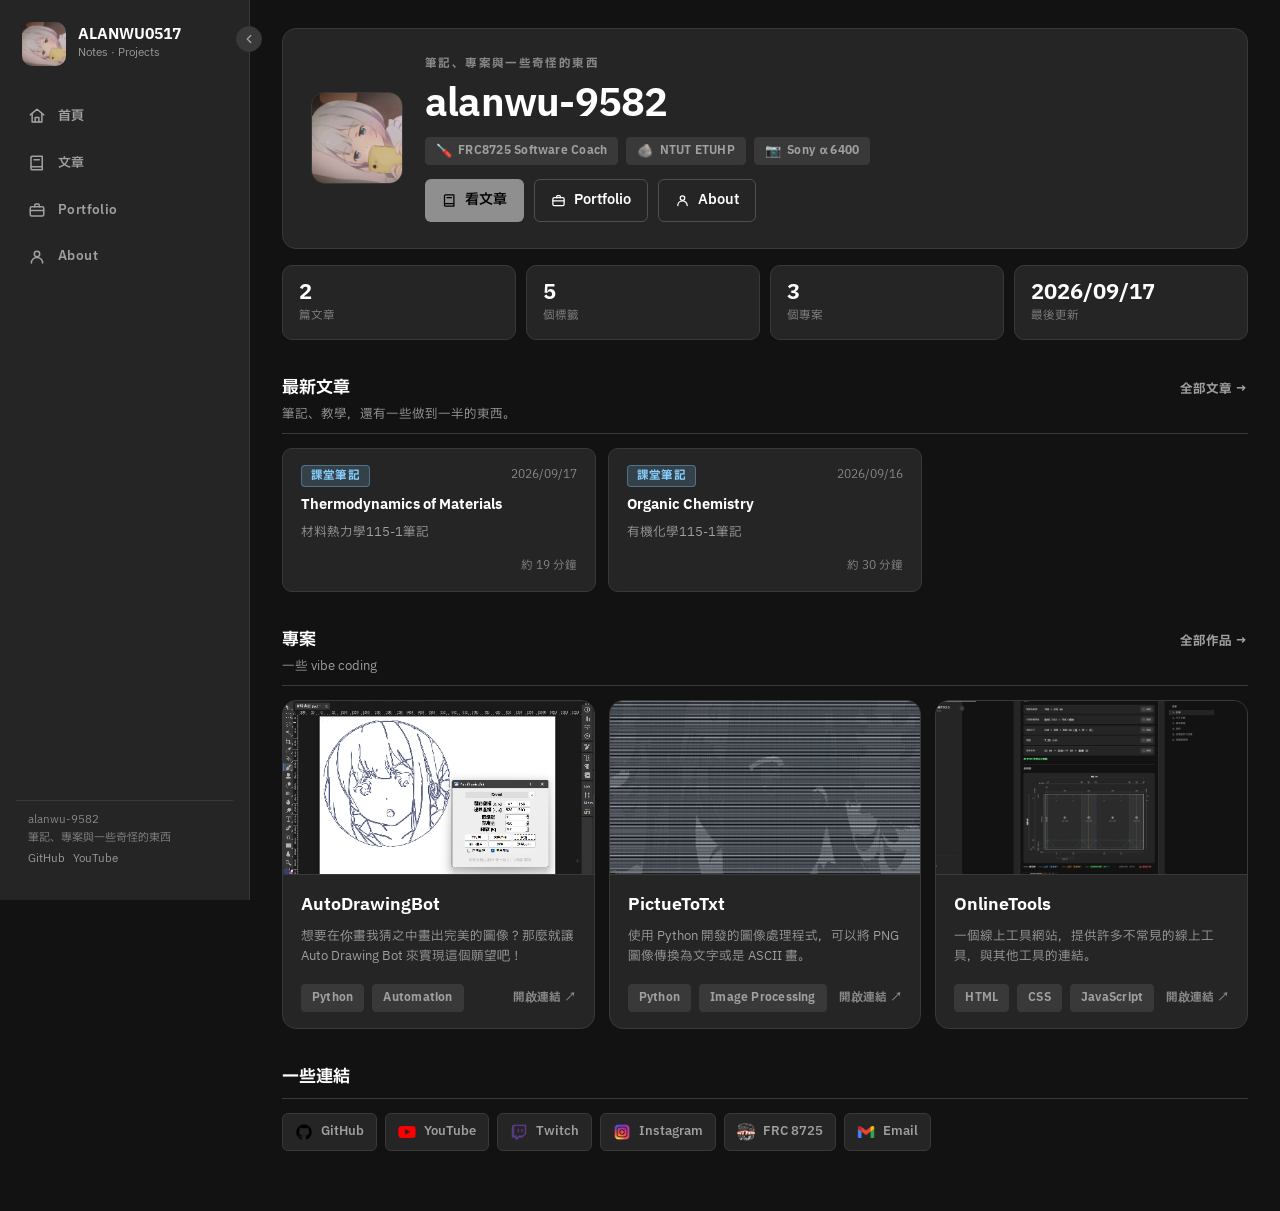
<file: index.html>
<!DOCTYPE html>
<html lang="zh-Hant">

<head>
  <meta charset="UTF-8">
  <meta name="viewport" content="width=device-width, initial-scale=1.0, viewport-fit=cover">
  <title>alanwu-9582</title>
  <meta name="description" content="alanwu-9582 的個人網站：課堂筆記、side project 與雜記。">
  <meta name="theme-color" content="#252525">

  <!-- Open Graph -->
  <meta property="og:type" content="website">
  <meta property="og:url" content="https://alanwu-9582.github.io/">
  <meta property="og:title" content="alanwu-9582">
  <meta property="og:description" content="alanwu-9582 的個人網站：課堂筆記、side project 與雜記。">
  <meta property="og:image" content="https://alanwu-9582.github.io/assets/images/avatar.png">
  <meta property="og:locale" content="zh_TW">
  <meta name="twitter:card" content="summary">

  <link rel="icon" href="assets/images/icon.ico">
  <link rel="manifest" href="manifest.webmanifest">
  <link rel="alternate" type="application/rss+xml" title="alanwu-9582" href="feed.xml">
  <meta name="apple-mobile-web-app-capable" content="yes">
  <meta name="apple-mobile-web-app-title" content="alanwu-9582">

  <!-- Web fonts：JetBrains Mono（程式碼）+ IBM Plex Sans JP（--font-family 的備援） -->
  <link rel="preconnect" href="https://fonts.googleapis.com">
  <link rel="preconnect" href="https://fonts.gstatic.com" crossorigin>
  <link rel="stylesheet"
    href="https://fonts.googleapis.com/css2?family=IBM+Plex+Sans+JP:wght@400;500;700&family=JetBrains+Mono:wght@400;500;700&display=swap">

  <link rel="stylesheet" href="css/theme.css">
  <link rel="stylesheet" href="css/layout.css">
  <link rel="stylesheet" href="css/components.css">
  <link rel="stylesheet" href="css/articles.css">
  <link rel="stylesheet" href="css/viewer.css">
  <link rel="stylesheet" href="css/pages.css">
</head>

<body>
  <a class="skip-link" href="#page-outlet">跳到主要內容</a>
  <div class="app">
    <nav class="side-nav" id="side-nav" aria-label="主導覽">
      <button type="button" id="sidebar-toggle" class="sidebar-toggle" aria-label="收合側邊欄" aria-expanded="true"
        title="收合側邊欄">
        <svg viewBox="0 0 24 24" width="14" height="14" fill="none" stroke="currentColor" stroke-width="2.4"
          stroke-linecap="round" stroke-linejoin="round">
          <polyline points="15 18 9 12 15 6"></polyline>
        </svg>
      </button>
      <a class="brand" href="#/home">
        <img class="brand-logo" src="assets/images/avatar.png" alt="alanwu-9582 的頭像">
        <div class="brand-text">
          <div class="brand-name"><strong>ALANWU0517</strong></div>
          <div class="brand-sub">Notes · Projects</div>
        </div>
      </a>
      <button type="button" id="nav-menu-toggle" class="nav-menu-toggle" aria-label="開啟選單"
        aria-expanded="false" aria-controls="primary-nav" title="選單">
        <svg viewBox="0 0 24 24" width="20" height="20" fill="none" stroke="currentColor" stroke-width="2.2"
          stroke-linecap="round">
          <line class="bar bar-top" x1="4" y1="7" x2="20" y2="7"></line>
          <line class="bar bar-mid" x1="4" y1="12" x2="20" y2="12"></line>
          <line class="bar bar-bot" x1="4" y1="17" x2="20" y2="17"></line>
        </svg>
      </button>
      <div class="nav-group" id="primary-nav"></div>
      <div class="nav-spacer"></div>
      <div class="nav-foot" id="nav-foot"></div>
    </nav>

    <main class="main" id="page-outlet" tabindex="-1" aria-live="polite">
      <div class="state-block" role="status">
        <div class="spinner" aria-hidden="true"></div>載入中…
      </div>
    </main>
  </div>

  <script type="module" src="js/core/main.js"></script>
</body>

</html>
</file>
<file: css/theme.css>
/* css/theme.css — 全站唯一的顏色、字體、尺寸來源。
   任何顏色都必須經過這裡的變數，元件樣式不直接寫死色碼。 */

:root {
  /** Base text colors */
  --cffy-theme-light-a0: #ffffff;
  --cffy-theme-dark-a0: #000000;

  /** Theme primary colors */
  --cffy-theme-primary-a0: #8f8f8f;
  --cffy-theme-primary-a10: #9a9a9a;
  --cffy-theme-primary-a20: #a4a4a4;
  --cffy-theme-primary-a30: #afafaf;
  --cffy-theme-primary-a40: #bababa;
  --cffy-theme-primary-a50: #c6c6c6;

  /** Theme surface colors */
  --cffy-theme-surface-a0: #121212;
  --cffy-theme-surface-a10: #252525;
  --cffy-theme-surface-a20: #393939;
  --cffy-theme-surface-a30: #4f4f4f;
  --cffy-theme-surface-a40: #666666;
  --cffy-theme-surface-a50: #7d7d7d;

  /** Success colors */
  --cffy-theme-success-a0: #7dff95;
  --cffy-theme-success-a10: #9dffac;
  --cffy-theme-success-a20: #b8ffc1;

  /** Warning colors */
  --cffy-theme-warning-a0: #ffbc5e;
  --cffy-theme-warning-a10: #ffca83;
  --cffy-theme-warning-a20: #ffd8a4;

  /** Danger colors */
  --cffy-theme-danger-a0: #ff8080;
  --cffy-theme-danger-a10: #ff9b99;
  --cffy-theme-danger-a20: #ffb5b2;

  /** Info colors */
  --cffy-theme-info-a0: #87d1ff;
  --cffy-theme-info-a10: #a1dbff;
  --cffy-theme-info-a20: #b9e4ff;

  /** Semantic aliases */
  --bg: var(--cffy-theme-surface-a0);
  --nav-bg: var(--cffy-theme-surface-a10);
  --card-bg: var(--cffy-theme-surface-a10);
  --card-bg-alt: var(--cffy-theme-surface-a20);
  --border: var(--cffy-theme-surface-a30);
  --border-soft: var(--cffy-theme-surface-a20);
  --text: var(--cffy-theme-light-a0);
  /* 小字輔助文字在 #121212 / #252525 上都維持 WCAG AA。 */
  --text-muted: #a0a0a0;
  --text-dim: #8a8a8a;
  --primary: var(--cffy-theme-primary-a0);
  --primary-hover: var(--cffy-theme-primary-a10);
  /* 主色是中性灰，實心填底時必須配深色文字才有足夠對比。 */
  --on-primary: var(--cffy-theme-dark-a0);
  /* 主色當文字用時提亮一階，在 #121212 上約 7.6:1。 */
  --interactive: var(--cffy-theme-primary-a20);
  --link: var(--cffy-theme-info-a0);
  --success: var(--cffy-theme-success-a0);
  --warning: var(--cffy-theme-warning-a0);
  --critical: var(--cffy-theme-danger-a0);
  --info: var(--cffy-theme-info-a0);
  --disabled: var(--cffy-theme-surface-a40);
  --app-chrome-bg: var(--cffy-theme-surface-a10);

  /* 半透明表面用的 rgb 分量，仍集中管理在這裡。 */
  --rgb-primary: 143, 143, 143;
  --rgb-info: 135, 209, 255;
  --rgb-success: 125, 255, 149;
  --rgb-warning: 255, 188, 94;
  --rgb-danger: 255, 128, 128;

  /* 圓角級距。全站規則：圓角不超過該元素短邊的 1/3，
     所以沒有膠囊（999px）或正圓（50%）圓角，除非另有註記。 */
  --radius-xs: 4px;
  --radius-sm: 6px;
  --radius: 10px;
  --radius-lg: 14px;
  --shadow: 0 4px 20px rgba(0, 0, 0, 0.35);
  --gap: 16px;

  /** Fonts */
  --font-family: "TASA Explorer", "TASA Orbiter", "IBM Plex Sans JP", sans-serif;
  --font-mono: "JetBrains Mono", ui-monospace, SFMono-Regular, Menlo, Consolas, monospace;

  /* Spacing scale */
  --space-1: 4px;
  --space-2: 8px;
  --space-3: 12px;
  --space-4: 16px;
  --space-5: 20px;
  --space-6: 24px;
  --space-8: 32px;
  --space-12: 48px;

  /* Typography scale */
  --text-caption: 11.5px;
  --text-supporting: 12.5px;
  --text-body: 14px;
  --text-label: 13px;
  --text-section: 17px;
  --text-title: 26px;

  /* Control sizes / touch target */
  --control-height: 40px;
  --hit-min: 44px;

  /* Motion */
  --duration-fast: 120ms;
  --duration-default: 180ms;
  --easing-standard: ease;

  /* Focus ring / overlays */
  --color-focus: var(--cffy-theme-info-a0);
  --focus-ring: 2px solid var(--color-focus);
  --overlay-scrim: rgba(0, 0, 0, 0.6);
  --surface-selected: rgba(var(--rgb-primary), 0.14);

  /* Z-index scale */
  --z-nav: 5;
  --z-progress: 50;
  --z-overlay: 100;
  --z-toast: 200;
}
</file>
<file: css/layout.css>
/* css/layout.css — app shell：側邊欄、主內容區與 RWD。 */

* { box-sizing: border-box; }

@media (prefers-reduced-motion: reduce) {
  *, *::before, *::after {
    scroll-behavior: auto !important;
    animation-duration: 0.01ms !important;
    animation-iteration-count: 1 !important;
    transition-duration: 0.01ms !important;
  }
}

html, body {
  margin: 0;
  padding: 0;
  background: var(--bg);
  color: var(--text);
  font-family: var(--font-family);
  font-size: 15px;
  line-height: 1.6;
  -webkit-font-smoothing: antialiased;
}
html { background: var(--app-chrome-bg); }
body { min-height: 100vh; min-height: 100dvh; }

a { color: var(--link); text-decoration: none; }
a:hover { text-decoration: underline; }
img { max-width: 100%; }
button, a, input, select, textarea { -webkit-tap-highlight-color: transparent; }
button:focus-visible,
a:focus-visible,
input:focus-visible,
select:focus-visible,
textarea:focus-visible,
[tabindex]:focus-visible {
  outline: var(--focus-ring);
  outline-offset: 2px;
}

/* ---------- Custom scrollbars ---------- */
* {
  scrollbar-width: thin;
  scrollbar-color: var(--cffy-theme-surface-a30) transparent;
}
::-webkit-scrollbar { width: 12px; height: 12px; }
::-webkit-scrollbar-track { background: var(--cffy-theme-surface-a0); }
::-webkit-scrollbar-thumb {
  background: var(--cffy-theme-surface-a30);
  /* 拇指在 3px 內距下實寬 6px，2px 圓角仍在短邊 1/3 以內。 */
  border-radius: 2px;
  border: 3px solid var(--cffy-theme-surface-a0);
  background-clip: padding-box;
}
::-webkit-scrollbar-thumb:hover {
  background: var(--cffy-theme-surface-a40);
  background-clip: padding-box;
}
::-webkit-scrollbar-corner { background: var(--cffy-theme-surface-a0); }

.app { display: flex; min-height: 100vh; }

/* ---------- Sidebar nav ---------- */
.side-nav {
  width: 250px;
  flex-shrink: 0;
  background: var(--nav-bg);
  border-right: 1px solid var(--border-soft);
  padding: 22px 16px;
  display: flex;
  flex-direction: column;
  gap: 6px;
  position: sticky;
  top: 0;
  height: 100vh;
  transition: width 0.18s ease, padding 0.18s ease;
}

.sidebar-toggle {
  position: absolute;
  top: 26px;
  right: -13px;
  /* 正圓是刻意的例外：26px 搭配 right:-13px 讓它剛好卡在側邊欄邊界上。 */
  width: 26px;
  height: 26px;
  border-radius: 50%;
  border: 1px solid var(--border-soft);
  background: var(--card-bg-alt);
  color: var(--text-muted);
  display: flex;
  align-items: center;
  justify-content: center;
  padding: 0;
  cursor: pointer;
  z-index: var(--z-nav);
  transition: background 0.15s ease, color 0.15s ease, border-color 0.15s ease;
}
.sidebar-toggle:hover { background: var(--primary); color: var(--on-primary); border-color: var(--primary); }
.sidebar-toggle:focus-visible { outline: var(--focus-ring); outline-offset: 2px; }
.sidebar-toggle svg { transition: transform 0.18s ease; flex-shrink: 0; }

/* brand 是連結，但它讀起來是站名而不是可點文字，所以退出全域連結色與底線。 */
.brand {
  position: relative;
  display: flex;
  align-items: center;
  gap: 12px;
  margin-bottom: 24px;
  padding: 0 6px;
  color: var(--text);
  text-decoration: none;
}
.brand:hover, .brand:focus { text-decoration: none; }
.brand:focus-visible { outline: var(--focus-ring); outline-offset: 3px; border-radius: var(--radius-sm); }
.brand-logo {
  width: 44px;
  height: 44px;
  border-radius: var(--radius);
  background: var(--cffy-theme-surface-a20);
  object-fit: cover;
  flex-shrink: 0;
}
.brand-name { font-size: 15px; font-weight: 400; line-height: 1.2; color: var(--text); }
.brand-name strong { font-weight: 700; }
.brand-sub { font-size: 11px; color: var(--text-muted); }
.brand-text { min-width: 0; overflow: hidden; white-space: nowrap; }

.nav-link {
  display: flex;
  align-items: center;
  gap: 12px;
  padding: 10px 12px;
  border-radius: var(--radius-sm);
  color: var(--text-muted);
  font-weight: 600;
  font-size: 13px;
  letter-spacing: 0.03em;
  cursor: pointer;
}
.nav-link:hover { background: var(--card-bg-alt); color: var(--text); text-decoration: none; }
.nav-link.active { color: var(--interactive); }
.nav-link:focus-visible { text-decoration: none; }
.nav-link .ico {
  width: 18px; height: 18px;
  display: inline-flex; align-items: center; justify-content: center;
  flex-shrink: 0;
}
.nav-link .nav-label { overflow: hidden; text-overflow: ellipsis; white-space: nowrap; }
.nav-group { display: contents; }

.nav-menu-toggle {
  display: none;
  align-items: center;
  justify-content: center;
  width: var(--hit-min);
  height: var(--hit-min);
  margin-left: auto;
  padding: 0;
  border: 1px solid transparent;
  border-radius: var(--radius-sm);
  background: transparent;
  color: var(--text-muted);
  cursor: pointer;
}
.nav-menu-toggle:hover { background: var(--card-bg-alt); color: var(--text); }
.nav-menu-toggle:focus-visible { outline: var(--focus-ring); outline-offset: 2px; }
.nav-menu-toggle .bar {
  transition: transform var(--duration-default) var(--easing-standard),
              opacity var(--duration-fast) var(--easing-standard);
  transform-origin: center;
}

.nav-spacer { flex: 1; }
.nav-foot {
  font-size: 11px;
  color: var(--text-dim);
  padding: 10px 12px;
  border-top: 1px solid var(--border-soft);
  line-height: 1.6;
}
.nav-foot a { color: var(--text-muted); }
.nav-foot-links { display: flex; flex-wrap: wrap; gap: 8px; margin-top: 4px; }

/* ---------- 收合成圖示軌 ---------- */
.side-nav.collapsed { width: 76px; padding-left: 10px; padding-right: 10px; }
.side-nav.collapsed .sidebar-toggle svg { transform: rotate(180deg); }
.side-nav.collapsed .brand { justify-content: center; padding: 0; gap: 0; }
.side-nav.collapsed .brand-text { display: none; }
.side-nav.collapsed .nav-link { justify-content: center; padding: 10px; }
.side-nav.collapsed .nav-link .nav-label { display: none; }
.side-nav.collapsed .nav-foot { display: none; }

/* ---------- Main content ---------- */
.main { flex: 1; min-width: 0; padding: 28px 32px 60px; }

.page-head {
  display: flex;
  justify-content: space-between;
  align-items: flex-start;
  gap: 16px;
  margin-bottom: 22px;
}
.page-title { font-size: var(--text-title); font-weight: 800; margin: 0; }
.page-sub { color: var(--text-muted); margin: 4px 0 0; font-size: 14px; }

/* 頁面內的分段標題。 */
.section-head {
  display: flex;
  align-items: baseline;
  justify-content: space-between;
  gap: 12px;
  flex-wrap: wrap;
  padding-bottom: 8px;
  margin: 34px 0 14px;
  border-bottom: 1px solid var(--border-soft);
}
.section-head:first-child { margin-top: 0; }
.section-title { margin: 0; font-size: var(--text-section); font-weight: 800; }
.section-desc { margin: 3px 0 0; font-size: var(--text-supporting); color: var(--text-muted); }
.section-more { font-size: var(--text-supporting); font-weight: 700; color: var(--text-muted); }
.section-more:hover { color: var(--interactive); text-decoration: none; }

/* ---------- 窄螢幕：頂欄 + 漢堡選單 ---------- */
@media (max-width: 768px) {
  .app { flex-direction: column; }
  .side-nav {
    width: 100%;
    height: auto;
    position: sticky;
    top: 0;
    z-index: var(--z-nav);
    flex-direction: row;
    flex-wrap: wrap;
    align-items: center;
    gap: 0;
    overflow: visible;
    padding:
      calc(10px + env(safe-area-inset-top, 0px))
      calc(14px + env(safe-area-inset-right, 0px))
      10px
      calc(14px + env(safe-area-inset-left, 0px));
  }
  .sidebar-toggle { display: none; }
  .side-nav.collapsed { width: 100%; padding-left: 14px; padding-right: 14px; }
  .side-nav.collapsed .brand { justify-content: flex-start; padding: 0 6px; gap: 12px; }
  .side-nav.collapsed .brand-text { display: revert; }
  .brand { margin-bottom: 0; margin-right: 8px; }

  .nav-menu-toggle { display: inline-flex; }
  .side-nav.menu-open .nav-menu-toggle { color: var(--text); background: var(--card-bg-alt); }
  /* 漢堡在選單展開時變成關閉的叉。 */
  .side-nav.menu-open .bar-top { transform: translateY(5px) rotate(45deg); }
  .side-nav.menu-open .bar-mid { opacity: 0; }
  .side-nav.menu-open .bar-bot { transform: translateY(-5px) rotate(-45deg); }

  .nav-group {
    display: none;
    flex-basis: 100%;
    flex-direction: column;
    gap: 2px;
    margin-top: 10px;
    padding-top: 10px;
    border-top: 1px solid var(--border-soft);
  }
  .side-nav.menu-open .nav-group,
  .side-nav.menu-open.collapsed .nav-group { display: flex; }
  .nav-link,
  .side-nav.collapsed .nav-link {
    justify-content: flex-start;
    padding: 11px 12px;
    min-height: var(--hit-min);
  }
  .nav-link .nav-label,
  .side-nav.collapsed .nav-link .nav-label { display: revert; }
  .nav-link.active { background: var(--card-bg-alt); }

  .nav-spacer { display: none; }
  .nav-foot { display: none; }
  .main {
    padding:
      18px
      calc(16px + env(safe-area-inset-right, 0px))
      calc(48px + env(safe-area-inset-bottom, 0px))
      calc(16px + env(safe-area-inset-left, 0px));
  }
}

@media (max-width: 480px) {
  .page-head { flex-direction: column; }
  .page-title { font-size: 22px; }
  .brand { gap: 8px; margin-right: 4px; padding-inline: 0; }
  .brand-logo { width: 38px; height: 38px; }
  .brand-name { font-size: 13px; }
  .brand-sub { display: none; }
}

.sr-only {
  position: absolute; width: 1px; height: 1px; padding: 0; margin: -1px;
  overflow: hidden; clip: rect(0,0,0,0); white-space: nowrap; border: 0;
}

/* 鍵盤使用者第一個焦點，可以直接跳過側邊欄。 */
.skip-link {
  position: fixed;
  top: 8px;
  left: -9999px;
  z-index: var(--z-toast);
  padding: 10px 16px;
  border-radius: var(--radius-sm);
  background: var(--primary);
  color: var(--on-primary);
  font-size: var(--text-label);
  font-weight: 700;
}
.skip-link:focus { left: 8px; text-decoration: none; }
#page-outlet:focus { outline: none; }

kbd {
  font-family: var(--font-mono);
  font-size: 11px;
  line-height: 1;
  padding: 3px 5px;
  border: 1px solid var(--border);
  border-bottom-width: 2px;
  border-radius: var(--radius-xs);
  background: var(--card-bg-alt);
  color: var(--text-muted);
  white-space: nowrap;
}
</file>
<file: css/components.css>
/* css/components.css — 跨頁面共用的小元件。 */

/* ---------- Cards ---------- */
.card {
  background: var(--card-bg);
  border: 1px solid var(--border-soft);
  border-radius: var(--radius-lg);
  padding: 18px;
}
.card + .card { margin-top: 16px; }
.card-title {
  font-size: 13px;
  font-weight: 700;
  letter-spacing: 0.02em;
  color: var(--text-muted);
  margin: 0 0 14px;
}

/* ---------- Buttons ---------- */
.btn {
  font-family: inherit;
  font-size: 14px;
  font-weight: 600;
  border: 1px solid transparent;
  border-radius: var(--radius-sm);
  padding: 9px 16px;
  cursor: pointer;
  display: inline-flex;
  align-items: center;
  gap: 8px;
  background: var(--card-bg-alt);
  color: var(--text);
  transition: background 0.12s ease, border-color 0.12s ease;
}
.btn:hover { background: var(--border); text-decoration: none; }
.btn:focus-visible { outline: var(--focus-ring); outline-offset: 2px; }
/* 主色是中性灰，實心按鈕一定要配深色文字才有 AA 對比。 */
.btn-primary { background: var(--primary); color: var(--on-primary); }
.btn-primary:hover { background: var(--primary-hover); }
.btn-ghost { background: transparent; border-color: var(--border); color: var(--text); }
.btn-ghost:hover { background: var(--card-bg-alt); }
.btn-sm { padding: 6px 11px; font-size: 12.5px; }
.btn .btn-ico { display: inline-flex; align-items: center; justify-content: center; flex-shrink: 0; }
.btn:disabled { color: var(--disabled); opacity: 0.65; cursor: not-allowed; }

.icon-btn {
  background: transparent; border: none; color: var(--text-muted);
  cursor: pointer; font-size: 13px; padding: 3px 5px; border-radius: var(--radius-xs);
  display: inline-flex; align-items: center;
}
.icon-btn:hover { background: var(--border); color: var(--text); }
.icon-btn:focus-visible { outline: var(--focus-ring); outline-offset: 2px; }

/* ---------- Inputs ---------- */
input, select, textarea {
  width: 100%;
  font-family: inherit;
  font-size: 14px;
  background: var(--cffy-theme-surface-a0);
  color: var(--text);
  border: 1px solid var(--border);
  border-radius: var(--radius-sm);
  padding: 9px 11px;
}
input:focus, select:focus, textarea:focus {
  outline: none;
  border-color: var(--primary);
  box-shadow: 0 0 0 2px rgba(var(--rgb-primary), 0.3);
}

/* ---------- Search ---------- */
.search-box { position: relative; }
.search-box .ico {
  position: absolute; left: 12px; top: 50%; transform: translateY(-50%);
  color: var(--text-muted); pointer-events: none;
  display: inline-flex; align-items: center;
}
.search-box input { padding-left: 36px; }
input[type="search"]::-webkit-search-cancel-button {
  appearance: none;
  width: 16px;
  height: 16px;
  background-color: var(--text-muted);
  -webkit-mask: url("data:image/svg+xml,%3Csvg xmlns='http://www.w3.org/2000/svg' viewBox='0 0 24 24'%3E%3Cpath d='M7 7l10 10M17 7 7 17' fill='none' stroke='black' stroke-width='2.4' stroke-linecap='round'/%3E%3C/svg%3E") center / contain no-repeat;
  mask: url("data:image/svg+xml,%3Csvg xmlns='http://www.w3.org/2000/svg' viewBox='0 0 24 24'%3E%3Cpath d='M7 7l10 10M17 7 7 17' fill='none' stroke='black' stroke-width='2.4' stroke-linecap='round'/%3E%3C/svg%3E") center / contain no-repeat;
  cursor: pointer;
}

/* ---------- Badges / chips ---------- */
/* 圓角都控制在各自短邊（高度）的 1/3 以內。 */
.badge {
  display: inline-flex;
  align-items: center;
  gap: 6px;
  font-size: var(--text-caption);
  font-weight: 700;
  padding: 4px 10px;
  border: 1px solid var(--border-soft);
  border-radius: var(--radius-xs);
  background: var(--card-bg-alt);
  color: var(--text-muted);
  letter-spacing: 0.02em;
  white-space: nowrap;
}
.badge-emoji { font-size: 13px; line-height: 1; }

.tag-list { display: flex; flex-wrap: wrap; gap: 6px; }

/* ---------- 類別／標籤（顏色由 data/site.json 以 inline style 帶入） ---------- */
.cat-tag,
.doc-tag {
  display: inline-flex; align-items: center;
  font-size: var(--text-caption); font-weight: 700; line-height: 1.4;
  padding: 2px 9px; border-radius: var(--radius-xs);
  letter-spacing: 0.02em;
  white-space: nowrap;
}
.doc-tag {
  gap: 5px;
  color: var(--chip-color, var(--text-muted));
  background: color-mix(in srgb, var(--chip-color, var(--text-muted)) 15%, transparent);
  border: 1px solid color-mix(in srgb, var(--chip-color, var(--text-muted)) 30%, transparent);
}
/* 標籤前的小圓點是刻意的正圓例外。 */
.doc-tag::before {
  content: ""; width: 6px; height: 6px; border-radius: 50%;
  background: currentColor;
}

/* ---------- Modal ---------- */
.modal-overlay {
  position: fixed; inset: 0;
  background: var(--overlay-scrim);
  display: flex; align-items: center; justify-content: center;
  padding: 20px;
  z-index: var(--z-overlay);
  opacity: 0;
  pointer-events: none;
  transition: opacity 0.15s ease;
}
.modal-overlay.open { opacity: 1; pointer-events: auto; }
.modal {
  background: var(--card-bg);
  border: 1px solid var(--border);
  border-radius: var(--radius-lg);
  width: 100%;
  max-width: 560px;
  max-height: 90vh;
  overflow-y: auto;
  scrollbar-gutter: stable;
  box-shadow: var(--shadow);
  transform: translateY(8px);
  transition: transform 0.15s ease;
}
.modal-overlay.open .modal { transform: translateY(0); }
.modal-head {
  display: flex; justify-content: space-between; align-items: center;
  padding: 16px 20px;
  border-bottom: 1px solid var(--border-soft);
  position: sticky; top: 0; background: var(--card-bg); z-index: 1;
}
.modal-head h2 { margin: 0; font-size: var(--text-section); }
.modal-body { padding: 20px; }
.modal-foot {
  display: flex; justify-content: flex-end; gap: 10px;
  padding: 14px 20px;
  border-top: 1px solid var(--border-soft);
  position: sticky; bottom: 0; background: var(--card-bg);
}
.modal-close {
  background: transparent; border: none; color: var(--text-muted);
  font-size: 22px; cursor: pointer; line-height: 1;
  min-width: var(--hit-min); min-height: var(--hit-min);
  display: inline-flex; align-items: center; justify-content: center;
  margin: -8px -8px -8px 0; border-radius: var(--radius-sm);
}
.modal-close:hover { color: var(--text); background: var(--card-bg-alt); }
.modal-close:focus-visible { outline: var(--focus-ring); outline-offset: -2px; }

@media (max-width: 480px) {
  .modal-overlay { padding: 0; }
  .modal { max-width: 100%; max-height: 100vh; height: 100%; border-radius: 0; }
}

/* ---------- Toast ---------- */
.toast-stack {
  position: fixed; top: 18px; right: 18px;
  display: flex; flex-direction: column; gap: 10px;
  z-index: var(--z-toast); max-width: 340px;
}
.toast {
  background: var(--card-bg-alt);
  border: 1px solid var(--border);
  border-left-width: 4px;
  border-radius: var(--radius-sm);
  padding: 12px 14px;
  display: flex; gap: 10px; align-items: flex-start;
  box-shadow: var(--shadow);
  animation: toast-in 0.2s ease;
}
@keyframes toast-in { from { opacity: 0; transform: translateX(20px); } to { opacity: 1; transform: none; } }
.toast.leaving { opacity: 0; transform: translateX(20px); transition: all 0.2s ease; }
.toast-success { border-left-color: var(--success); }
.toast-warning { border-left-color: var(--warning); }
.toast-danger  { border-left-color: var(--critical); }
.toast-info    { border-left-color: var(--info); }
.toast-success .toast-ico { color: var(--success); }
.toast-warning .toast-ico { color: var(--warning); }
.toast-danger  .toast-ico { color: var(--critical); }
.toast-info    .toast-ico { color: var(--info); }
.toast-ico { display: inline-flex; align-items: center; margin-top: 1px; flex-shrink: 0; }
.toast-body { flex: 1; min-width: 0; }
.toast-title { font-weight: 700; font-size: 13.5px; }
.toast-msg { font-size: var(--text-supporting); color: var(--text-muted); margin-top: 2px; }
.toast-x {
  background: none; border: none; color: var(--text-muted); cursor: pointer; font-size: 16px;
  min-width: 32px; min-height: 32px; display: inline-flex; align-items: center; justify-content: center;
  margin: -6px -6px -6px 0; border-radius: var(--radius-sm); flex-shrink: 0;
}
.toast-x:hover { color: var(--text); background: var(--border); }
.toast-x:focus-visible { outline: var(--focus-ring); outline-offset: -2px; }

@media (max-width: 480px) {
  .toast-stack { left: 12px; right: 12px; max-width: none; }
}

/* ---------- 空狀態 / 載入中 ---------- */
.state-block {
  text-align: center;
  padding: 44px 20px;
  color: var(--text-muted);
}
.state-block .ico { opacity: 0.6; display: block; margin-bottom: 10px; }
.state-block .ico svg { display: inline-block; }
.state-block .st-title { font-weight: 700; color: var(--text); margin-bottom: 4px; }
.state-block .st-msg { font-size: 13px; }

/* 正圓是刻意的例外：轉圈只有在完整圓環上才讀得出來是載入中。 */
.spinner {
  width: 26px; height: 26px;
  border: 3px solid var(--border);
  border-top-color: var(--primary);
  border-radius: 50%;
  margin: 0 auto 12px;
  animation: spin 0.8s linear infinite;
}
@keyframes spin { to { transform: rotate(360deg); } }

/* ---------- Banners ---------- */
.banner {
  display: flex; align-items: center; gap: 10px;
  padding: 10px 14px;
  border-radius: var(--radius-sm);
  font-size: 13px;
  margin-bottom: 18px;
  border: 1px solid var(--border);
}
.banner a { color: inherit; text-decoration: underline; }
.banner-warning { background: rgba(var(--rgb-warning), 0.1); border-color: rgba(var(--rgb-warning), 0.35); color: var(--cffy-theme-warning-a10); }
.banner-info { background: rgba(var(--rgb-info), 0.1); border-color: rgba(var(--rgb-info), 0.35); color: var(--cffy-theme-info-a10); }
.banner-danger { background: rgba(var(--rgb-danger), 0.1); border-color: rgba(var(--rgb-danger), 0.35); color: var(--cffy-theme-danger-a10); }

@media (pointer: coarse) {
  .btn,
  .icon-btn,
  .toast-x { min-height: var(--hit-min); }
}
</file>
<file: css/articles.css>
/* css/articles.css — 文章列表：搜尋列、篩選、結果列。 */

/* ================= 工具列 ================= */
.list-toolbar {
  display: flex;
  flex-direction: column;
  gap: 12px;
  margin-bottom: 20px;
}
.search-label {
  display: block;
  margin-bottom: var(--space-2);
  color: var(--text);
  font-size: var(--text-label);
  font-weight: 700;
}

/* 搜尋輸入框與篩選鈕共用同一個外框。 */
.search-bar {
  display: flex;
  align-items: stretch;
  background: var(--cffy-theme-surface-a0);
  border: 1px solid var(--border);
  border-radius: var(--radius-sm);
  overflow: hidden;
  transition: border-color var(--duration-fast) var(--easing-standard),
              box-shadow var(--duration-fast) var(--easing-standard);
}
.search-bar:focus-within {
  border-color: var(--primary);
  box-shadow: 0 0 0 2px rgba(var(--rgb-primary), 0.3);
}
.search-bar .search-box { flex: 1 1 auto; min-width: 0; }
.search-bar input {
  height: var(--control-height);
  border: none;
  border-radius: 0;
  background: transparent;
}
/* 外框已經負責 focus 樣式，內層 input 不要再畫一次。 */
.search-bar input:focus { outline: none; border-color: transparent; box-shadow: none; }

.filter-toggle {
  position: relative;
  flex: 0 0 auto;
  width: 46px;
  display: inline-flex;
  align-items: center;
  justify-content: center;
  padding: 0;
  border: none;
  border-left: 1px solid var(--border);
  border-radius: 0;
  background: transparent;
  color: var(--text-muted);
  cursor: pointer;
  transition: background var(--duration-fast) var(--easing-standard),
              color var(--duration-fast) var(--easing-standard);
}
.filter-toggle:hover { background: var(--card-bg-alt); color: var(--text); }
.filter-toggle:focus-visible { outline: var(--focus-ring); outline-offset: -2px; }
.filter-toggle.has-filters { color: var(--interactive); }
.filter-toggle-ico { display: inline-flex; align-items: center; justify-content: center; }
.filter-toggle-count {
  position: absolute;
  top: 5px;
  right: 5px;
  min-width: 15px;
  height: 15px;
  padding: 0 3px;
  border-radius: var(--radius-xs);
  background: var(--primary);
  color: var(--on-primary);
  font-size: 10px;
  font-weight: 700;
  line-height: 1;
  display: inline-flex;
  align-items: center;
  justify-content: center;
}
.filter-toggle-count[hidden] { display: none; }

/* 快捷鍵提示，開始輸入後就收起來。 */
.search-kbd {
  position: absolute;
  right: 10px;
  top: 50%;
  transform: translateY(-50%);
  pointer-events: none;
}
.search-bar:focus-within .search-kbd { display: none; }

.list-meta {
  display: flex;
  align-items: center;
  flex-wrap: wrap;
  gap: 8px 12px;
  font-size: var(--text-label);
  color: var(--text-muted);
}
.list-meta strong { color: var(--text); font-size: 15px; }

.sort-field { margin-left: auto; display: inline-flex; }
.sort-field select {
  width: auto;
  padding: 5px 10px;
  font-size: var(--text-supporting);
  font-weight: 600;
  color: var(--text-muted);
  background: var(--card-bg-alt);
  border-color: var(--border);
  cursor: pointer;
}
.sort-field select:hover { color: var(--text); }

/* 目前套用的篩選，可以直接點掉。 */
.active-filters { display: flex; flex-wrap: wrap; gap: 6px; min-width: 0; }
.active-chip {
  display: inline-flex;
  align-items: center;
  gap: 4px;
  font-size: var(--text-caption);
  font-weight: 700;
  padding: 2px 4px 2px 9px;
  border-radius: var(--radius-xs);
  color: var(--chip-color, var(--text-muted));
  background: color-mix(in srgb, var(--chip-color, var(--text-muted)) 14%, transparent);
  border: 1px solid color-mix(in srgb, var(--chip-color, var(--text-muted)) 32%, transparent);
}
.active-chip-x {
  font: inherit;
  font-size: 13px;
  line-height: 1;
  background: none;
  border: none;
  color: inherit;
  cursor: pointer;
  opacity: 0.75;
  padding: 1px 3px;
  border-radius: var(--radius-xs);
}
.active-chip-x:hover { opacity: 1; background: color-mix(in srgb, var(--chip-color, var(--text)) 22%, transparent); }
.active-chip-x:focus-visible { outline: var(--focus-ring); outline-offset: 1px; opacity: 1; }

/* ================= 篩選對話框 ================= */
.filter-modal { display: flex; flex-direction: column; gap: 20px; }
.filter-section { display: flex; flex-direction: column; gap: 10px; }
.filter-section-title {
  display: flex;
  align-items: baseline;
  gap: 8px;
  font-size: var(--text-label);
  font-weight: 700;
  color: var(--text);
}
.filter-hint { font-size: var(--text-caption); font-weight: 600; color: var(--text-dim); }
.filter-row { display: flex; flex-wrap: wrap; gap: 8px; min-width: 0; }
.filter-modal-foot { display: flex; gap: 10px; justify-content: flex-end; width: 100%; }

.filter-chip {
  font-family: inherit;
  font-size: var(--text-supporting);
  font-weight: 600;
  padding: 6px 13px;
  border-radius: var(--radius-sm);
  border: 1px solid var(--border);
  background: var(--card-bg-alt);
  color: var(--text-muted);
  cursor: pointer;
  transition: border-color var(--duration-fast) var(--easing-standard),
              color var(--duration-fast) var(--easing-standard),
              background var(--duration-fast) var(--easing-standard);
}
.filter-chip:hover { color: var(--text); border-color: var(--cffy-theme-surface-a40); }
.filter-chip:focus-visible { outline: var(--focus-ring); outline-offset: 2px; }
.filter-chip.is-active {
  color: var(--on-primary);
  background: var(--primary);
  border-color: var(--primary);
}
.filter-chip-color.is-active {
  color: var(--chip-color, var(--primary));
  background: color-mix(in srgb, var(--chip-color, var(--primary)) 18%, transparent);
  border-color: color-mix(in srgb, var(--chip-color, var(--primary)) 55%, transparent);
}

/* ================= 文章列表 ================= */
/* 表頭與每一列共用同一組欄寬，才能對齊。 */
.doc-table {
  --doc-cols: minmax(0, 1fr) 92px minmax(0, 210px) 100px;
  --doc-gap: 16px;
}

.doc-list-head {
  display: grid;
  grid-template-columns: var(--doc-cols);
  gap: var(--doc-gap);
  align-items: center;
  padding: 0 18px 8px;
  font-size: var(--text-caption);
  font-weight: 700;
  letter-spacing: 0.04em;
  color: var(--text-dim);
  /* 透明的左右框對應列的 1px 邊框，讓欄位標題和內容切齊。 */
  border: 1px solid transparent;
  border-bottom-color: var(--border-soft);
  margin-bottom: 8px;
}
.doc-list-head[hidden] { display: none; }
.doc-list-head .col-date { text-align: right; }

.doc-list { display: flex; flex-direction: column; gap: 6px; }

.doc-row {
  display: grid;
  grid-template-columns: var(--doc-cols);
  gap: var(--doc-gap);
  align-items: center;
  padding: 12px 18px;
  background: var(--card-bg);
  border: 1px solid var(--border-soft);
  border-radius: var(--radius);
  cursor: pointer;
  transition: border-color var(--duration-fast) var(--easing-standard),
              background var(--duration-fast) var(--easing-standard);
  color: inherit;
  text-decoration: none;
}
.doc-row:hover { border-color: var(--primary); background: var(--card-bg-alt); text-decoration: none; }
.doc-row:focus-visible { outline: var(--focus-ring); outline-offset: 2px; }
/* 鍵盤游標（↑/↓）刻意和 hover 長得不一樣，兩者可以同時出現。 */
.doc-row.is-cursor {
  border-color: var(--primary);
  background: var(--surface-selected);
  box-shadow: inset 3px 0 0 var(--primary);
}

/* 寬螢幕時 meta 的子元素直接參與列的格線。 */
.row-meta { display: contents; }

.row-main { min-width: 0; }
.row-title {
  font-size: var(--text-body);
  font-weight: 700;
  margin: 0;
  line-height: 1.45;
  color: var(--text);
  overflow-wrap: anywhere;
}
.row-desc {
  font-size: var(--text-supporting);
  color: var(--text-muted);
  margin: 2px 0 0;
  overflow: hidden;
  text-overflow: ellipsis;
  white-space: nowrap;
}
.row-title-line {
  display: flex;
  align-items: baseline;
  gap: 8px;
  min-width: 0;
}
.row-time {
  flex: 0 0 auto;
  font-size: var(--text-caption);
  color: var(--text-dim);
  white-space: nowrap;
}

/* 命中內文時，顯示是哪一節、以及命中字詞附近的句子。 */
.row-hit {
  display: flex;
  align-items: baseline;
  gap: 8px;
  margin: 6px 0 0;
  padding: 6px 10px;
  border-left: 2px solid var(--border);
  border-radius: 0 var(--radius-xs) var(--radius-xs) 0;
  background: var(--cffy-theme-surface-a0);
  font-size: var(--text-supporting);
  color: var(--text-muted);
  min-width: 0;
}
.row-hit-sec {
  flex: 0 0 auto;
  max-width: 34%;
  font-weight: 700;
  color: var(--text-dim);
  overflow: hidden;
  text-overflow: ellipsis;
  white-space: nowrap;
}
.row-hit-txt { min-width: 0; overflow: hidden; text-overflow: ellipsis; white-space: nowrap; }

.row-cat { min-width: 0; }
.row-tags { min-width: 0; }
.row-tags .tag-list { flex-wrap: wrap; }
.row-date {
  font-size: var(--text-caption);
  color: var(--text-dim);
  white-space: nowrap;
  text-align: right;
}

/* 搜尋關鍵字highlight */
mark.hl {
  background: color-mix(in srgb, var(--cffy-theme-warning-a0) 30%, transparent);
  color: var(--cffy-theme-warning-a20);
  border-radius: var(--radius-xs);
  padding: 0 2px;
  font-weight: inherit;
}

/* ---------- 平板：欄位保留，間距收緊 ---------- */
@media (max-width: 1024px) {
  .doc-table { --doc-cols: minmax(0, 1fr) 84px minmax(0, 148px) 92px; --doc-gap: 12px; }
}

/* ---------- 手機：整列改成區塊，meta 自動換行 ---------- */
@media (max-width: 760px) {
  .doc-list-head { display: none !important; }
  .doc-row {
    grid-template-columns: 1fr;
    gap: 10px;
    padding: 14px 16px;
  }
  .row-meta {
    display: flex;
    flex-wrap: wrap;
    align-items: center;
    gap: 8px;
    min-width: 0;
  }
  .row-desc { white-space: normal; }
  .row-date { order: 0; margin-left: auto; grid-column: auto; }
}

@media (max-width: 480px) {
  .row-desc {
    display: -webkit-box;
    -webkit-line-clamp: 2;
    -webkit-box-orient: vertical;
    overflow: hidden;
  }
}

@media (pointer: coarse) {
  .filter-chip,
  .active-chip-x { min-height: var(--hit-min); }
  .active-chip-x { min-width: var(--hit-min); }
}
</file>
<file: css/viewer.css>
/* css/viewer.css — 單篇文章的版面與 Markdown 排版。 */

/* ================= Viewer layout ================= */
/* 內文欄寬約 800px，再加 240px 的大綱側欄；行太長會很難讀，所以是置中不是撐滿。 */
.viewer {
  max-width: 1064px;
  margin-inline: auto;
}

/* 固定在視窗而不是欄位上：長文章捲到一半時仍然需要看得到進度。 */
.read-progress {
  position: fixed;
  top: 0;
  left: 0;
  right: 0;
  height: 3px;
  z-index: var(--z-progress);
  background: transparent;
  pointer-events: none;
}
.read-progress > span {
  display: block;
  height: 100%;
  background: var(--primary);
  transform: scaleX(0);
  transform-origin: 0 50%;
  transition: transform 80ms linear;
}

.back-link {
  display: inline-flex;
  align-items: center;
  gap: 6px;
  font-size: 13px;
  font-weight: 600;
  color: var(--text-muted);
  margin-bottom: 16px;
}
.back-link:hover { color: var(--text); text-decoration: none; }
.back-link .back-ico { font-size: 16px; }

.doc-layout {
  display: grid;
  grid-template-columns: minmax(0, 1fr) 240px;
  gap: 24px;
  align-items: start;
}
.doc-main { padding: 28px 32px; min-width: 0; }

/* ---------- 文章標頭 ---------- */
.doc-cover {
  display: block;
  width: 100%;
  max-height: 260px;
  object-fit: cover;
  border: 1px solid var(--border-soft);
  border-radius: var(--radius);
  background: var(--cffy-theme-surface-a0);
  margin-bottom: 18px;
}
.doc-header {
  padding-bottom: 18px;
  margin-bottom: 24px;
  border-bottom: 1px solid var(--border-soft);
}
.doc-meta {
  display: flex;
  align-items: center;
  flex-wrap: wrap;
  gap: 12px;
  margin-bottom: 10px;
}
.doc-date { font-size: 12.5px; color: var(--text-dim); }
.doc-readtime { font-size: 12.5px; color: var(--text-dim); }
.doc-readtime::before { content: "·"; margin-right: 12px; color: var(--border); }
.doc-title { font-size: 28px; font-weight: 800; margin: 0 0 8px; line-height: 1.3; }
.doc-desc { font-size: 15px; color: var(--text-muted); margin: 0 0 12px; }

/* ---------- 頁尾：上／下一篇 + 原始檔 ---------- */
.doc-foot {
  margin-top: 34px;
  padding-top: 20px;
  border-top: 1px solid var(--border-soft);
}
.doc-foot[hidden] { display: none; }
.doc-nav {
  display: grid;
  grid-template-columns: 1fr 1fr;
  gap: 10px;
}
.doc-nav-link {
  display: flex;
  flex-direction: column;
  gap: 3px;
  padding: 12px 16px;
  border: 1px solid var(--border-soft);
  border-radius: var(--radius);
  background: var(--card-bg-alt);
  color: inherit;
  min-width: 0;
}
.doc-nav-link:hover { border-color: var(--primary); text-decoration: none; }
.doc-nav-link:focus-visible { outline: var(--focus-ring); outline-offset: 2px; }
/* 空的一格讓剩下的連結留在自己那一側。 */
.doc-nav-link.is-empty { border-color: transparent; background: none; pointer-events: none; }
.doc-nav-link.is-next { text-align: right; }
.doc-nav-dir { font-size: var(--text-caption); font-weight: 700; color: var(--text-dim); }
.doc-nav-link:hover .doc-nav-dir { color: var(--interactive); }
.doc-nav-title {
  font-size: var(--text-supporting);
  font-weight: 600;
  color: var(--text);
  overflow: hidden;
  text-overflow: ellipsis;
  white-space: nowrap;
}

.doc-source {
  display: flex;
  align-items: center;
  justify-content: center;
  gap: 8px;
  margin-top: 18px;
  font-size: var(--text-caption);
  color: var(--text-dim);
}

@media (max-width: 560px) {
  .doc-nav { grid-template-columns: 1fr; }
  .doc-nav-link.is-empty { display: none; }
  .doc-nav-link.is-next { text-align: left; }
}

/* ---------- 大綱（右側） ---------- */
.doc-outline {
  position: sticky;
  top: 20px;
  align-self: start;
  max-height: calc(100vh - 40px);
  overflow-y: auto;
  padding-left: 4px;
}
.outline-title {
  display: block;
  width: 100%;
  border: 0;
  background: none;
  font-family: inherit;
  font-size: 12px;
  font-weight: 700;
  letter-spacing: 0.04em;
  color: var(--text-muted);
  margin-bottom: 10px;
  padding: 0 0 0 12px;
  text-align: left;
  cursor: pointer;
  transition: color var(--duration-fast) var(--easing-standard);
}
.outline-title:hover { color: var(--interactive); }
.outline-title:focus-visible { outline: var(--focus-ring); outline-offset: 3px; }
.outline-nav { display: flex; flex-direction: column; gap: 1px; }
.outline-item { position: relative; }
.outline-item[hidden] { display: none; }
.outline-link {
  /* 用格線讓自動編號自成一欄，標題換行時才不會縮到編號底下。 */
  display: grid;
  grid-template-columns: auto minmax(0, 1fr);
  gap: 6px;
  font-size: 12.5px;
  line-height: 1.45;
  color: var(--text-muted);
  padding: 5px 10px 5px calc(32px + var(--indent, 0) * 13px);
  border-left: 2px solid transparent;
  border-radius: 0 var(--radius-sm) var(--radius-sm) 0;
}
.outline-toggle {
  position: absolute;
  z-index: 1;
  top: 50%;
  left: calc(8px + var(--indent, 0) * 13px);
  width: 20px;
  height: 24px;
  padding: 0;
  border: 0;
  border-radius: var(--radius-xs);
  background: transparent;
  color: var(--text-muted);
  font-size: 18px;
  line-height: 1;
  cursor: pointer;
  transform: translateY(-50%) rotate(90deg);
  transition: transform var(--duration-fast) var(--easing-standard),
    color var(--duration-fast) var(--easing-standard),
    background var(--duration-fast) var(--easing-standard);
}
.outline-toggle.is-collapsed { transform: translateY(-50%); }
.outline-toggle:hover { color: var(--text); background: var(--card-bg-alt); }
.outline-toggle:focus-visible { outline: var(--focus-ring); outline-offset: -2px; }
.outline-link.is-unnumbered { grid-template-columns: minmax(0, 1fr); }
.outline-num {
  font-variant-numeric: tabular-nums;
  font-weight: 700;
  color: var(--text-dim);
  white-space: nowrap;
}
.outline-text { overflow: hidden; text-overflow: ellipsis; white-space: nowrap; }
.outline-link:hover { color: var(--text); background: var(--card-bg-alt); text-decoration: none; }
.outline-link:hover .outline-num { color: var(--text-muted); }
.outline-link:focus-visible { outline: var(--focus-ring); outline-offset: -2px; }
.outline-link.is-active {
  color: var(--interactive);
  border-left-color: var(--primary);
  background: var(--surface-selected);
  font-weight: 600;
}
.outline-link.is-active .outline-num { color: var(--interactive); }

@media (max-width: 1100px) {
  .doc-layout { grid-template-columns: 1fr; }
  .doc-outline {
    position: static;
    max-height: none;
    order: -1;
    background: var(--card-bg);
    border: 1px solid var(--border-soft);
    border-radius: var(--radius-lg);
    padding: 14px 16px;
  }
  .outline-nav { max-height: 200px; overflow-y: auto; }
}
@media (max-width: 480px) {
  .doc-main { padding: 20px 18px; }
  .doc-title { font-size: 22px; }
  .doc-cover { max-height: 180px; }
}

/* ================= Markdown 內文排版 ================= */
.doc-content { font-size: 15.5px; line-height: 1.75; color: var(--text); }
.doc-content > *:first-child { margin-top: 0; }

.doc-content h1, .doc-content h2, .doc-content h3,
.doc-content h4, .doc-content h5, .doc-content h6 {
  font-weight: 700;
  line-height: 1.35;
  scroll-margin-top: 20px;
}

/* ---------- 章節錨點 ---------- */
/* 整個網站活在 hash 裡，純 #id 錨點會把路由洗掉，所以改成複製完整網址的按鈕。 */
.doc-heading { position: relative; }
.heading-anchor {
  margin-left: 8px;
  padding: 2px 4px;
  border: none;
  border-radius: var(--radius-xs);
  background: none;
  color: var(--text-dim);
  cursor: pointer;
  opacity: 0;
  vertical-align: middle;
  transition: opacity var(--duration-fast) var(--easing-standard),
              color var(--duration-fast) var(--easing-standard);
}
.doc-heading:hover .heading-anchor,
.heading-anchor:focus-visible { opacity: 1; }
.heading-anchor:hover { color: var(--interactive); background: var(--card-bg-alt); }
.heading-anchor:focus-visible { outline: var(--focus-ring); outline-offset: 1px; }
@media (hover: none) { .heading-anchor { opacity: 0.5; } }

/* 從分享連結或搜尋結果進來時閃一下，指出停在哪一節。 */
.doc-heading.is-targeted {
  animation: heading-flash 2s var(--easing-standard);
  border-radius: var(--radius-xs);
}
@keyframes heading-flash {
  0%, 45% { background: color-mix(in srgb, var(--cffy-theme-warning-a0) 22%, transparent); }
  100% { background: transparent; }
}

.doc-content h1 { font-size: 25px; margin: 32px 0 16px; padding-bottom: 8px; border-bottom: 1px solid var(--border-soft); }
.doc-content h2 { font-size: 21px; margin: 30px 0 14px; padding-bottom: 6px; border-bottom: 1px solid var(--border-soft); }
.doc-content h3 { font-size: 18px; margin: 26px 0 12px; }
.doc-content h4 { font-size: 16px; margin: 22px 0 10px; }
.doc-content h5, .doc-content h6 { font-size: 14.5px; margin: 18px 0 8px; color: var(--text-muted); }

.doc-content p { margin: 0 0 16px; }

/* 行內連結：hover 時加淡色底與較亮的底線。左右的 padding／負 margin 成對，
   確保 highlight 不會把文字擠位移。 */
.doc-content a {
  color: var(--link);
  text-decoration: underline;
  text-underline-offset: 2px;
  text-decoration-color: color-mix(in srgb, var(--link) 45%, transparent);
  padding: 1px 3px;
  margin: 0 -3px;
  border-radius: var(--radius-xs);
  transition: background var(--duration-fast) var(--easing-standard),
              color var(--duration-fast) var(--easing-standard),
              text-decoration-color var(--duration-fast) var(--easing-standard);
}
.doc-content a:hover {
  color: var(--cffy-theme-info-a10);
  background: color-mix(in srgb, var(--link) 14%, transparent);
  text-decoration-color: currentColor;
}
.doc-content a:focus-visible { outline: var(--focus-ring); outline-offset: 1px; }
/* 圖片連結不要套文字連結的樣式。 */
.doc-content a:has(img) {
  padding: 0;
  margin: 0;
  text-decoration: none;
  background: none;
}

.doc-content ul, .doc-content ol { margin: 0 0 16px; padding-left: 26px; }
.doc-content li { margin: 4px 0; }
.doc-content li > ul, .doc-content li > ol { margin: 4px 0; }
.doc-content input[type="checkbox"] {
  width: auto;
  margin-right: 6px;
  accent-color: var(--primary);
}

.doc-content blockquote {
  margin: 4px 0 20px;
  padding: 12px 16px;
  border: none;
  border-left: 4px solid var(--primary);
  border-radius: 0 var(--radius-sm) var(--radius-sm) 0;
  background: var(--card-bg-alt);
  color: var(--text);
  line-height: 1.7;
}
.doc-content blockquote > *:first-child { margin-top: 0; }
.doc-content blockquote p:last-child { margin-bottom: 0; }
.doc-content blockquote ul,
.doc-content blockquote ol { margin-bottom: 0; }
.doc-content blockquote blockquote {
  margin: 12px 0 0;
  background: var(--cffy-theme-surface-a10);
}

@media (max-width: 480px) {
  .doc-content blockquote { padding: 10px 12px; }
}

.doc-content hr { border: none; border-top: 1px solid var(--border); margin: 28px 0; }

.doc-img, .doc-content img {
  display: block;
  /* 保留小圖的原始寬度；只有超過內容區時才等比例縮小。 */
  width: auto;
  max-width: 100%;
  height: auto;
  margin: 8px 0 18px;
  /* 圖片大小差很多，圓角要小到連 18px 高的圖也符合短邊 1/3 的規則。 */
  border-radius: var(--radius-sm);
  border: 1px solid var(--border-soft);
  background: var(--cffy-theme-surface-a10);
}

/* ---------- 圖片 + hover 說明 ---------- */
/* 外框收縮到圖片實際寬度，說明列才會跟圖片同寬。 */
.doc-content .doc-figure {
  position: relative;
  display: block;
  width: fit-content;
  max-width: 100%;
  margin: 8px 0 18px;
  border: 1px solid var(--border-soft);
  border-radius: var(--radius-sm);
  overflow: hidden;
  background: var(--cffy-theme-surface-a10);
}
.doc-content .doc-figure .doc-img {
  margin: 0;
  border: none;
  border-radius: 0;
  background: none;
}
.doc-figure-cap {
  position: absolute;
  left: 0;
  right: 0;
  bottom: 0;
  padding: 7px 12px;
  font-size: var(--text-caption);
  line-height: 1.4;
  color: var(--cffy-theme-light-a0);
  background: rgba(0, 0, 0, 0.74);
  opacity: 0;
  transform: translateY(100%);
  transition: opacity var(--duration-default) var(--easing-standard),
              transform var(--duration-default) var(--easing-standard);
  pointer-events: none;
}
.doc-figure:hover .doc-figure-cap,
.doc-figure:focus-within .doc-figure-cap {
  opacity: 1;
  transform: translateY(0);
}
/* 觸控裝置沒有 hover，說明就固定顯示，不然永遠看不到。 */
@media (hover: none) {
  .doc-figure-cap { opacity: 1; transform: translateY(0); }
}

/* ---------- 可放大的圖片 ---------- */
.doc-content img.is-zoomable { cursor: zoom-in; }
.doc-content img.is-zoomable:focus-visible { outline: var(--focus-ring); outline-offset: 2px; }

.lightbox {
  position: fixed;
  inset: 0;
  z-index: var(--z-overlay);
  display: flex;
  flex-direction: column;
  align-items: center;
  justify-content: center;
  gap: 12px;
  padding: 32px;
  background: rgba(0, 0, 0, 0.88);
  opacity: 0;
  pointer-events: none;
  transition: opacity var(--duration-fast) var(--easing-standard);
}
.lightbox.open { opacity: 1; pointer-events: auto; }
.lightbox-img {
  max-width: 100%;
  max-height: calc(100vh - 120px);
  object-fit: contain;
  border-radius: var(--radius-sm);
  background: var(--cffy-theme-surface-a10);
}
.lightbox-cap {
  max-width: 720px;
  text-align: center;
  font-size: var(--text-supporting);
  color: var(--cffy-theme-light-a0);
}
.lightbox-cap[hidden] { display: none; }
.lightbox-close {
  position: absolute;
  top: 14px;
  right: 16px;
  min-width: var(--hit-min);
  min-height: var(--hit-min);
  display: inline-flex;
  align-items: center;
  justify-content: center;
  font-size: 26px;
  line-height: 1;
  border: 1px solid var(--border);
  border-radius: var(--radius-sm);
  background: var(--card-bg);
  color: var(--text);
  cursor: pointer;
}
.lightbox-close:hover { background: var(--card-bg-alt); }
.lightbox-close:focus-visible { outline: var(--focus-ring); outline-offset: 2px; }

@media (max-width: 480px) {
  .lightbox { padding: 16px; }
}

/* ---------- 表格 ---------- */
/* 外框負責圓角；表格本身用 separate border，內部格線才不會疊成兩條。 */
.doc-content .table-wrap {
  margin: 0 0 18px;
  border: 1px solid var(--border);
  border-radius: var(--radius);
  overflow: hidden;
  background: var(--cffy-theme-surface-a10);
}
.doc-content .table-wrap--auto table { table-layout: auto; }
.doc-content .table-wrap--auto th,
.doc-content .table-wrap--auto td {
  white-space: normal;
  overflow-wrap: anywhere;
}
.doc-content .table-wrap--scroll { overflow-x: auto; }
.doc-content .table-wrap--scroll table {
  width: max-content;
  min-width: 100%;
}
.doc-content .table-wrap--scroll th,
.doc-content .table-wrap--scroll td { white-space: nowrap; }
.doc-content table {
  width: 100%;
  border-collapse: separate;
  border-spacing: 0;
  margin: 0;
  font-size: 14px;
}
.doc-content th, .doc-content td {
  padding: 9px 13px;
  text-align: left;
  border-right: 1px solid var(--border-soft);
  border-bottom: 1px solid var(--border-soft);
}
.doc-content th:last-child, .doc-content td:last-child { border-right: none; }
.doc-content tbody tr:last-child td { border-bottom: none; }
.doc-content thead th {
  background: var(--card-bg-alt);
  font-weight: 700;
  color: var(--text);
  border-bottom-color: var(--border);
  white-space: nowrap;
}
.doc-content tbody tr:nth-child(even) { background: rgba(var(--rgb-info), 0.04); }

/* 由文章檔頭選擇性啟用的課本頁碼出處樣式。 */
.doc-content .doc-source-ref {
  color: var(--text-muted);
  opacity: 0.72;
  font-size: 0.92em;
}

/* ---------- 行內程式碼 ---------- */
.doc-content code {
  font-family: var(--font-mono);
  font-size: 0.88em;
  background: var(--card-bg-alt);
  color: var(--cffy-theme-primary-a50);
  padding: 2px 6px;
  border-radius: var(--radius-xs);
  border: 1px solid var(--border-soft);
}

/* ---------- 程式碼區塊 + 複製鈕 ---------- */
/* 按鈕掛在外層，長行左右捲動時它才不會跟著跑掉。 */
.doc-content .code-wrap { position: relative; margin: 0 0 18px; }
.doc-content .code-wrap > pre.code-block { margin: 0; padding-right: 96px; }

.code-copy {
  position: absolute;
  top: 8px;
  right: 8px;
  display: inline-flex;
  align-items: center;
  gap: 6px;
  font-family: inherit;
  font-size: var(--text-caption);
  font-weight: 600;
  padding: 5px 10px;
  border-radius: var(--radius-sm);
  border: 1px solid var(--border);
  background: var(--card-bg-alt);
  color: var(--text-muted);
  cursor: pointer;
  opacity: 0.65;
  transition: opacity var(--duration-fast) var(--easing-standard),
              color var(--duration-fast) var(--easing-standard),
              border-color var(--duration-fast) var(--easing-standard),
              background var(--duration-fast) var(--easing-standard);
}
.code-wrap:hover .code-copy { opacity: 1; }
.code-copy:hover { color: var(--text); border-color: var(--cffy-theme-surface-a40); background: var(--border); }
.code-copy:focus-visible { outline: var(--focus-ring); outline-offset: 2px; opacity: 1; }
.code-copy .code-copy-ico { display: inline-flex; align-items: center; flex-shrink: 0; }
.code-copy.is-copied {
  opacity: 1;
  color: var(--cffy-theme-success-a0);
  border-color: color-mix(in srgb, var(--cffy-theme-success-a0) 45%, transparent);
  background: color-mix(in srgb, var(--cffy-theme-success-a0) 14%, transparent);
}
/* 觸控裝置沒有 hover，按鈕一律保持看得見。 */
@media (hover: none) {
  .code-copy { opacity: 1; }
  .code-copy .code-copy-label { display: none; }
  .doc-content .code-wrap > pre.code-block { padding-right: 60px; }
}

.doc-content pre.code-block {
  margin: 0 0 18px;
  padding: 16px 18px;
  background: var(--cffy-theme-surface-a0);
  border: 1px solid var(--border);
  border-radius: var(--radius);
  overflow-x: auto;
  line-height: 1.6;
}
.doc-content pre.code-block code {
  font-family: var(--font-mono);
  font-size: 13.5px;
  background: none;
  border: none;
  padding: 0;
  color: var(--text);
}

/* ---------- Mermaid ---------- */
.doc-content pre.mermaid {
  margin: 0 0 18px;
  padding: 24px;
  background: var(--cffy-theme-surface-a0);
  border: 1px solid var(--border);
  border-radius: var(--radius);
  text-align: center;
  overflow-x: auto;
}
.doc-content pre.mermaid:not([data-processed]) { color: var(--text-dim); font-family: var(--font-mono); font-size: 12px; }
.doc-content pre.mermaid svg {
  display: block;
  width: auto;
  max-width: none;
  height: auto;
  margin-inline: auto;
  font-family: var(--font-family);
}
.doc-content pre.mermaid .node rect,
.doc-content pre.mermaid .node polygon,
.doc-content pre.mermaid .node path { stroke-width: 1.5px; }
.doc-content pre.mermaid .node rect { rx: var(--radius-xs); ry: var(--radius-xs); }
.doc-content pre.mermaid .flowchart-link {
  stroke-width: 1.5px;
  stroke-linecap: round;
  stroke-linejoin: round;
}
.doc-content pre.mermaid .edgeLabel,
.doc-content pre.mermaid .edgeLabel p {
  color: var(--text);
  background: var(--cffy-theme-surface-a0);
}
.doc-content pre.mermaid .edgeLabel p { padding: 2px 5px; border-radius: var(--radius-xs); }

@media (max-width: 480px) {
  .doc-content pre.mermaid { padding: 16px; }
}

/* ---------- KaTeX ---------- */
.doc-content .katex-display { overflow-x: auto; overflow-y: hidden; padding: 4px 0; }

/* ---------- 內文中的 iframe（投影片、PDF、影片） ---------- */
.doc-content iframe {
  display: block;
  width: 100%;
  margin: 8px 0 18px;
  border: 1px solid var(--border);
  border-radius: var(--radius);
  background: var(--cffy-theme-surface-a0);
}

/* ================= highlight.js 主題（顏色全部走變數） ================= */
.hljs { color: var(--text); background: transparent; }
.hljs-comment,
.hljs-quote { color: var(--text-dim); font-style: italic; }
.hljs-keyword,
.hljs-selector-tag,
.hljs-literal,
.hljs-section,
.hljs-doctag,
.hljs-type,
.hljs-name,
.hljs-strong { color: var(--cffy-theme-danger-a10); }
.hljs-string,
.hljs-title.class_,
.hljs-regexp,
.hljs-addition,
.hljs-meta-string { color: var(--cffy-theme-success-a0); }
.hljs-number,
.hljs-symbol,
.hljs-bullet,
.hljs-link,
.hljs-selector-attr,
.hljs-selector-pseudo { color: var(--cffy-theme-warning-a0); }
.hljs-title,
.hljs-title.function_,
.hljs-built_in,
.hljs-builtin-name,
.hljs-attr,
.hljs-attribute,
.hljs-variable.language_ { color: var(--cffy-theme-info-a0); }
.hljs-variable,
.hljs-template-variable,
.hljs-params,
.hljs-selector-id,
.hljs-selector-class { color: var(--cffy-theme-info-a20); }
.hljs-meta,
.hljs-tag { color: var(--cffy-theme-primary-a30); }
.hljs-deletion { color: var(--cffy-theme-danger-a0); }
.hljs-emphasis { font-style: italic; }
</file>
<file: css/pages.css>
/* css/pages.css — 首頁、Portfolio、About、404。 */

/* ================= 共用：個人資料區塊 ================= */
.profile-card {
  display: flex;
  align-items: center;
  gap: 22px;
  padding: 26px 28px;
}
.profile-avatar {
  width: 92px;
  height: 92px;
  flex-shrink: 0;
  border-radius: var(--radius-lg);
  border: 1px solid var(--border-soft);
  background: var(--cffy-theme-surface-a20);
  object-fit: cover;
}
.profile-body { min-width: 0; display: flex; flex-direction: column; gap: 10px; }
.profile-eyebrow {
  margin: 0;
  font-size: var(--text-caption);
  font-weight: 700;
  letter-spacing: 0.12em;
  text-transform: uppercase;
  color: var(--text-dim);
}
.profile-name {
  margin: 0;
  font-size: clamp(26px, 1.4rem + 1.6vw, 38px);
  font-weight: 800;
  line-height: 1.15;
  letter-spacing: -0.02em;
}
.profile-intro { margin: 0; color: var(--text-muted); font-size: 14.5px; }
.profile-badges { display: flex; flex-wrap: wrap; gap: 8px; }
.profile-actions { display: flex; flex-wrap: wrap; gap: 10px; margin-top: 4px; }

@media (max-width: 620px) {
  .profile-card { flex-direction: column; align-items: flex-start; gap: 16px; padding: 20px; }
  .profile-avatar { width: 72px; height: 72px; }
}

/* ================= 首頁 ================= */
.home-stats {
  display: grid;
  grid-template-columns: repeat(auto-fit, minmax(120px, 1fr));
  gap: 10px;
  margin-top: 16px;
}
.stat-card {
  padding: 14px 16px;
  background: var(--card-bg);
  border: 1px solid var(--border-soft);
  border-radius: var(--radius);
}
.stat-value { font-size: 21px; font-weight: 800; line-height: 1.2; color: var(--text); }
.stat-label { margin-top: 2px; font-size: var(--text-caption); color: var(--text-dim); }

/* 首頁的文章卡（比列表頁的列更有畫面感） */
.post-grid {
  display: grid;
  grid-template-columns: repeat(auto-fill, minmax(260px, 1fr));
  gap: 12px;
}
.post-card {
  display: flex;
  flex-direction: column;
  gap: 8px;
  padding: 16px 18px;
  background: var(--card-bg);
  border: 1px solid var(--border-soft);
  border-radius: var(--radius);
  color: inherit;
  min-width: 0;
}
.post-card:hover { border-color: var(--primary); background: var(--card-bg-alt); text-decoration: none; }
.post-card:focus-visible { outline: var(--focus-ring); outline-offset: 2px; }
.post-card-top { display: flex; align-items: center; gap: 8px; flex-wrap: wrap; }
.post-card-date { margin-left: auto; font-size: var(--text-caption); color: var(--text-dim); }
.post-card-title {
  margin: 0;
  font-size: var(--text-body);
  font-weight: 700;
  line-height: 1.45;
  color: var(--text);
  overflow-wrap: anywhere;
}
.post-card-desc {
  margin: 0;
  font-size: var(--text-supporting);
  color: var(--text-muted);
  display: -webkit-box;
  -webkit-line-clamp: 2;
  -webkit-box-orient: vertical;
  overflow: hidden;
}
.post-card-foot {
  margin-top: auto;
  padding-top: 6px;
  display: flex;
  align-items: center;
  gap: 8px;
  flex-wrap: wrap;
}
.post-card-time { font-size: var(--text-caption); color: var(--text-dim); margin-left: auto; }

/* ================= 專案卡 ================= */
.project-grid {
  display: grid;
  grid-template-columns: repeat(auto-fill, minmax(280px, 1fr));
  gap: 14px;
}
.project-card {
  display: flex;
  flex-direction: column;
  background: var(--card-bg);
  border: 1px solid var(--border-soft);
  border-radius: var(--radius-lg);
  overflow: hidden;
  color: inherit;
  min-width: 0;
  transition: border-color var(--duration-fast) var(--easing-standard),
              transform var(--duration-fast) var(--easing-standard);
}
.project-card:hover { border-color: var(--primary); text-decoration: none; transform: translateY(-2px); }
.project-card:focus-visible { outline: var(--focus-ring); outline-offset: 2px; }
.project-cover {
  display: block;
  width: 100%;
  aspect-ratio: 16 / 9;
  object-fit: cover;
  background: var(--cffy-theme-surface-a0);
  border-bottom: 1px solid var(--border-soft);
}
.project-body { display: flex; flex-direction: column; gap: 8px; padding: 16px 18px; flex: 1; }
.project-name {
  margin: 0;
  font-size: var(--text-section);
  font-weight: 800;
  color: var(--text);
  overflow-wrap: anywhere;
}
.project-desc { margin: 0; font-size: var(--text-supporting); color: var(--text-muted); line-height: 1.65; }
.project-foot {
  margin-top: auto;
  padding-top: 8px;
  display: flex;
  align-items: center;
  gap: 8px;
  flex-wrap: wrap;
}
.project-hint {
  margin-left: auto;
  font-size: var(--text-caption);
  font-weight: 700;
  color: var(--text-dim);
}
.project-card:hover .project-hint { color: var(--interactive); }

/* ================= 影片 ================= */
.video-group { margin-bottom: 26px; }
.video-group-title {
  margin: 0 0 12px;
  font-size: var(--text-label);
  font-weight: 700;
  letter-spacing: 0.04em;
  color: var(--text-muted);
}
.video-grid {
  display: grid;
  grid-template-columns: repeat(auto-fill, minmax(300px, 1fr));
  gap: 14px;
}
.video-card {
  background: var(--card-bg);
  border: 1px solid var(--border-soft);
  border-radius: var(--radius-lg);
  overflow: hidden;
}
.video-frame {
  position: relative;
  aspect-ratio: 16 / 9;
  background: var(--cffy-theme-surface-a0);
  border-bottom: 1px solid var(--border-soft);
}
.video-frame iframe {
  position: absolute;
  inset: 0;
  width: 100%;
  height: 100%;
  border: 0;
}
.video-name {
  margin: 0;
  padding: 12px 16px;
  font-size: var(--text-supporting);
  font-weight: 600;
  color: var(--text);
}

/* ================= About ================= */
.about-body { margin-top: 16px; }
/* 內文沿用 viewer 的 .doc-content 排版，這裡只調整容器。 */
.about-body .doc-content { font-size: 15px; }

.link-grid {
  display: grid;
  grid-template-columns: repeat(auto-fill, minmax(260px, 1fr));
  gap: 12px;
}
.link-card {
  position: relative;
  display: flex;
  flex-direction: column;
  gap: 12px;
  padding: 16px 18px;
  background: var(--card-bg);
  border: 1px solid var(--border-soft);
  border-radius: var(--radius-lg);
  color: inherit;
  overflow: hidden;
  transition: border-color var(--duration-fast) var(--easing-standard),
              background var(--duration-fast) var(--easing-standard),
              transform var(--duration-fast) var(--easing-standard);
}
.link-card:hover {
  border-color: color-mix(in srgb, var(--chip-color, var(--primary)) 60%, transparent);
  background: var(--card-bg-alt);
  text-decoration: none;
  transform: translateY(-2px);
}
.link-card:focus-visible { outline: var(--focus-ring); outline-offset: 2px; }
/* 卡片右下角的暈染，用連結自己的品牌色。 */
.link-card::after {
  content: "";
  position: absolute;
  right: -34px;
  bottom: -34px;
  width: 120px;
  height: 120px;
  /* 正圓的柔光暈，是刻意的例外。 */
  border-radius: 50%;
  background: var(--chip-color, var(--primary));
  opacity: 0.14;
  filter: blur(12px);
  pointer-events: none;
}
.link-card-top { display: flex; align-items: center; justify-content: space-between; gap: 12px; }
.link-logo {
  width: 44px;
  height: 44px;
  padding: 9px;
  border-radius: var(--radius);
  border: 1px solid var(--border-soft);
  background: var(--cffy-theme-surface-a20);
  object-fit: contain;
  flex-shrink: 0;
}
.link-open {
  font-size: var(--text-caption);
  font-weight: 700;
  letter-spacing: 0.04em;
  color: var(--text-dim);
}
.link-card:hover .link-open { color: var(--chip-color, var(--interactive)); }
.link-name { margin: 0; font-size: var(--text-section); font-weight: 800; color: var(--text); }
.link-desc { margin: 0; font-size: var(--text-supporting); color: var(--text-muted); line-height: 1.6; }
.link-hint {
  margin-top: auto;
  padding-top: 4px;
  font-size: var(--text-caption);
  font-weight: 700;
  color: var(--chip-color, var(--text-muted));
  overflow: hidden;
  text-overflow: ellipsis;
  white-space: nowrap;
}

/* 首頁用的精簡連結列 */
.link-row { display: flex; flex-wrap: wrap; gap: 8px; }
.link-pill {
  display: inline-flex;
  align-items: center;
  gap: 8px;
  padding: 8px 12px;
  border: 1px solid var(--border-soft);
  border-radius: var(--radius-sm);
  background: var(--card-bg);
  color: var(--text-muted);
  font-size: var(--text-supporting);
  font-weight: 600;
}
.link-pill:hover {
  color: var(--text);
  border-color: color-mix(in srgb, var(--chip-color, var(--primary)) 60%, transparent);
  text-decoration: none;
}
.link-pill img { width: 18px; height: 18px; object-fit: contain; flex-shrink: 0; }

/* ================= 404 ================= */
.not-found-actions {
  display: flex;
  justify-content: center;
  gap: 10px;
  margin-top: 18px;
  flex-wrap: wrap;
}
.not-found .st-msg code {
  font-family: var(--font-mono);
  font-size: 0.92em;
  padding: 2px 6px;
  border-radius: var(--radius-xs);
  border: 1px solid var(--border-soft);
  background: var(--card-bg-alt);
  color: var(--cffy-theme-primary-a50);
}
</file>
